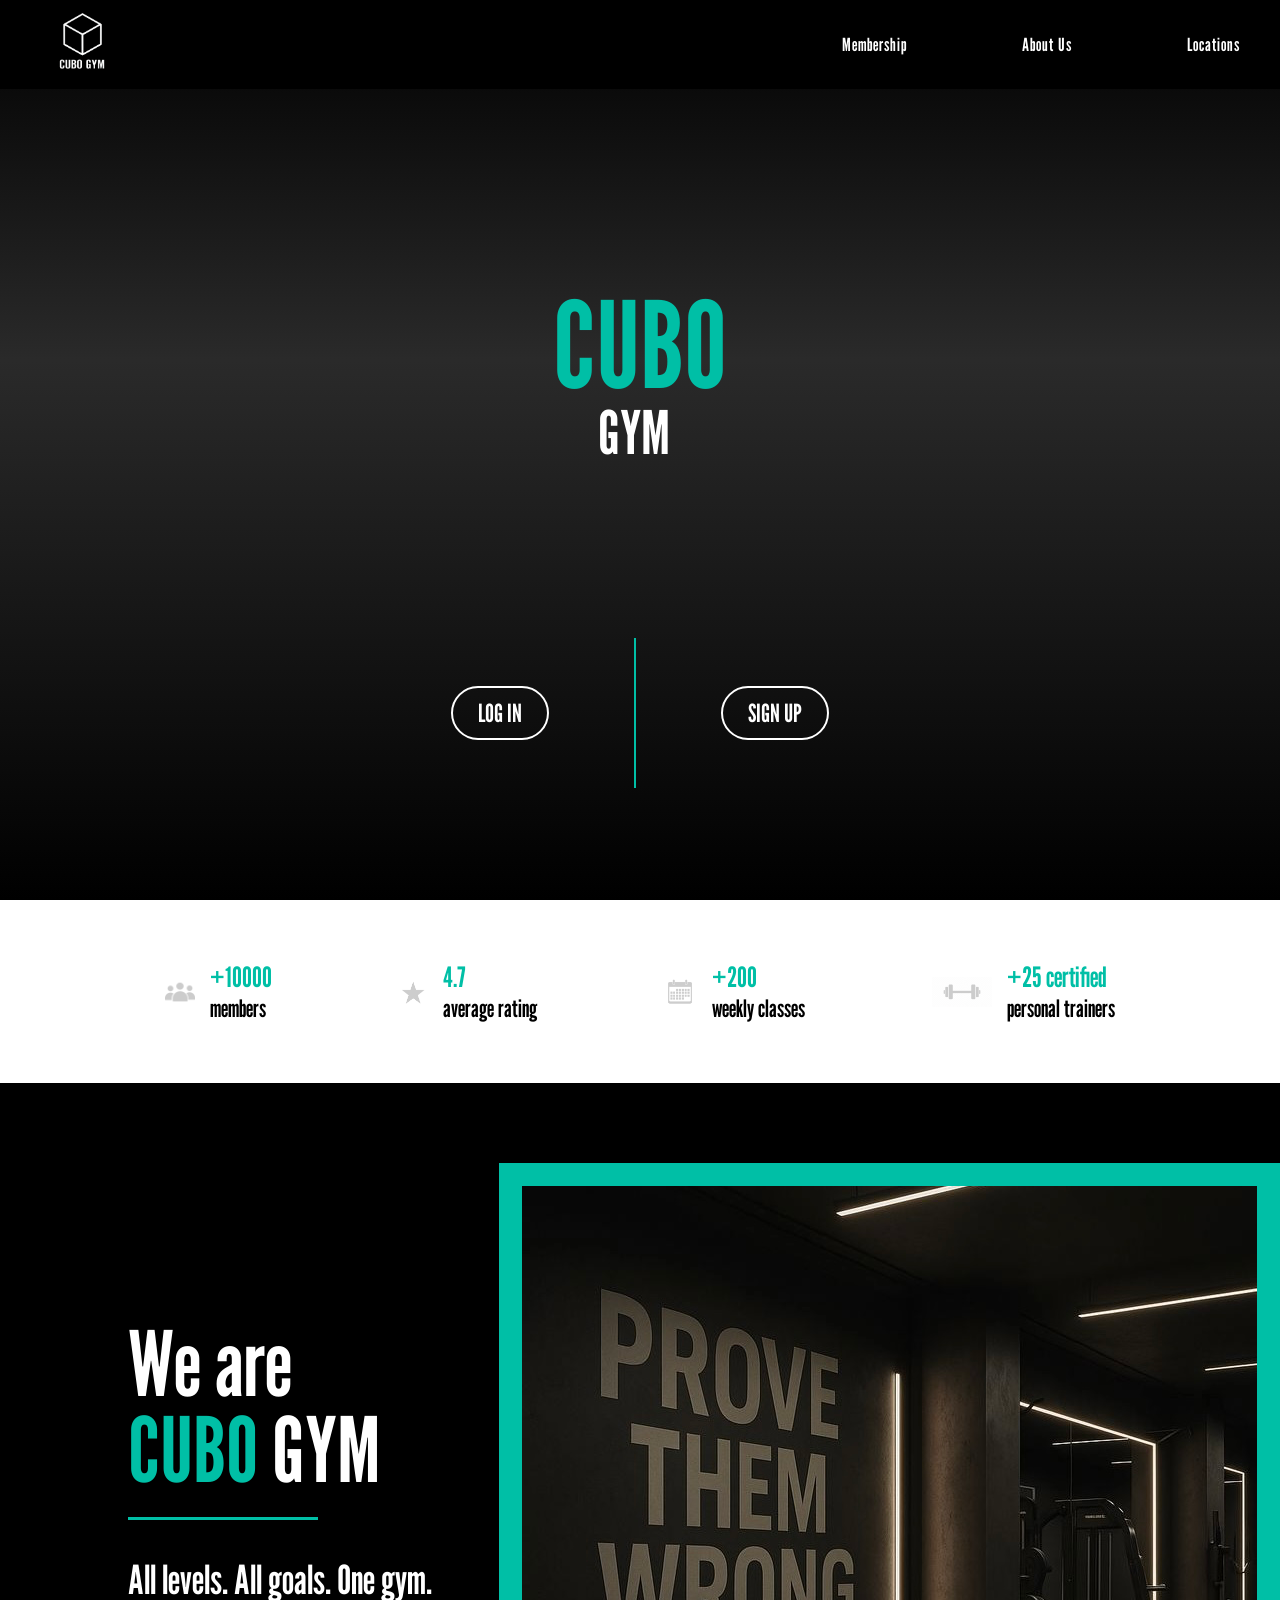
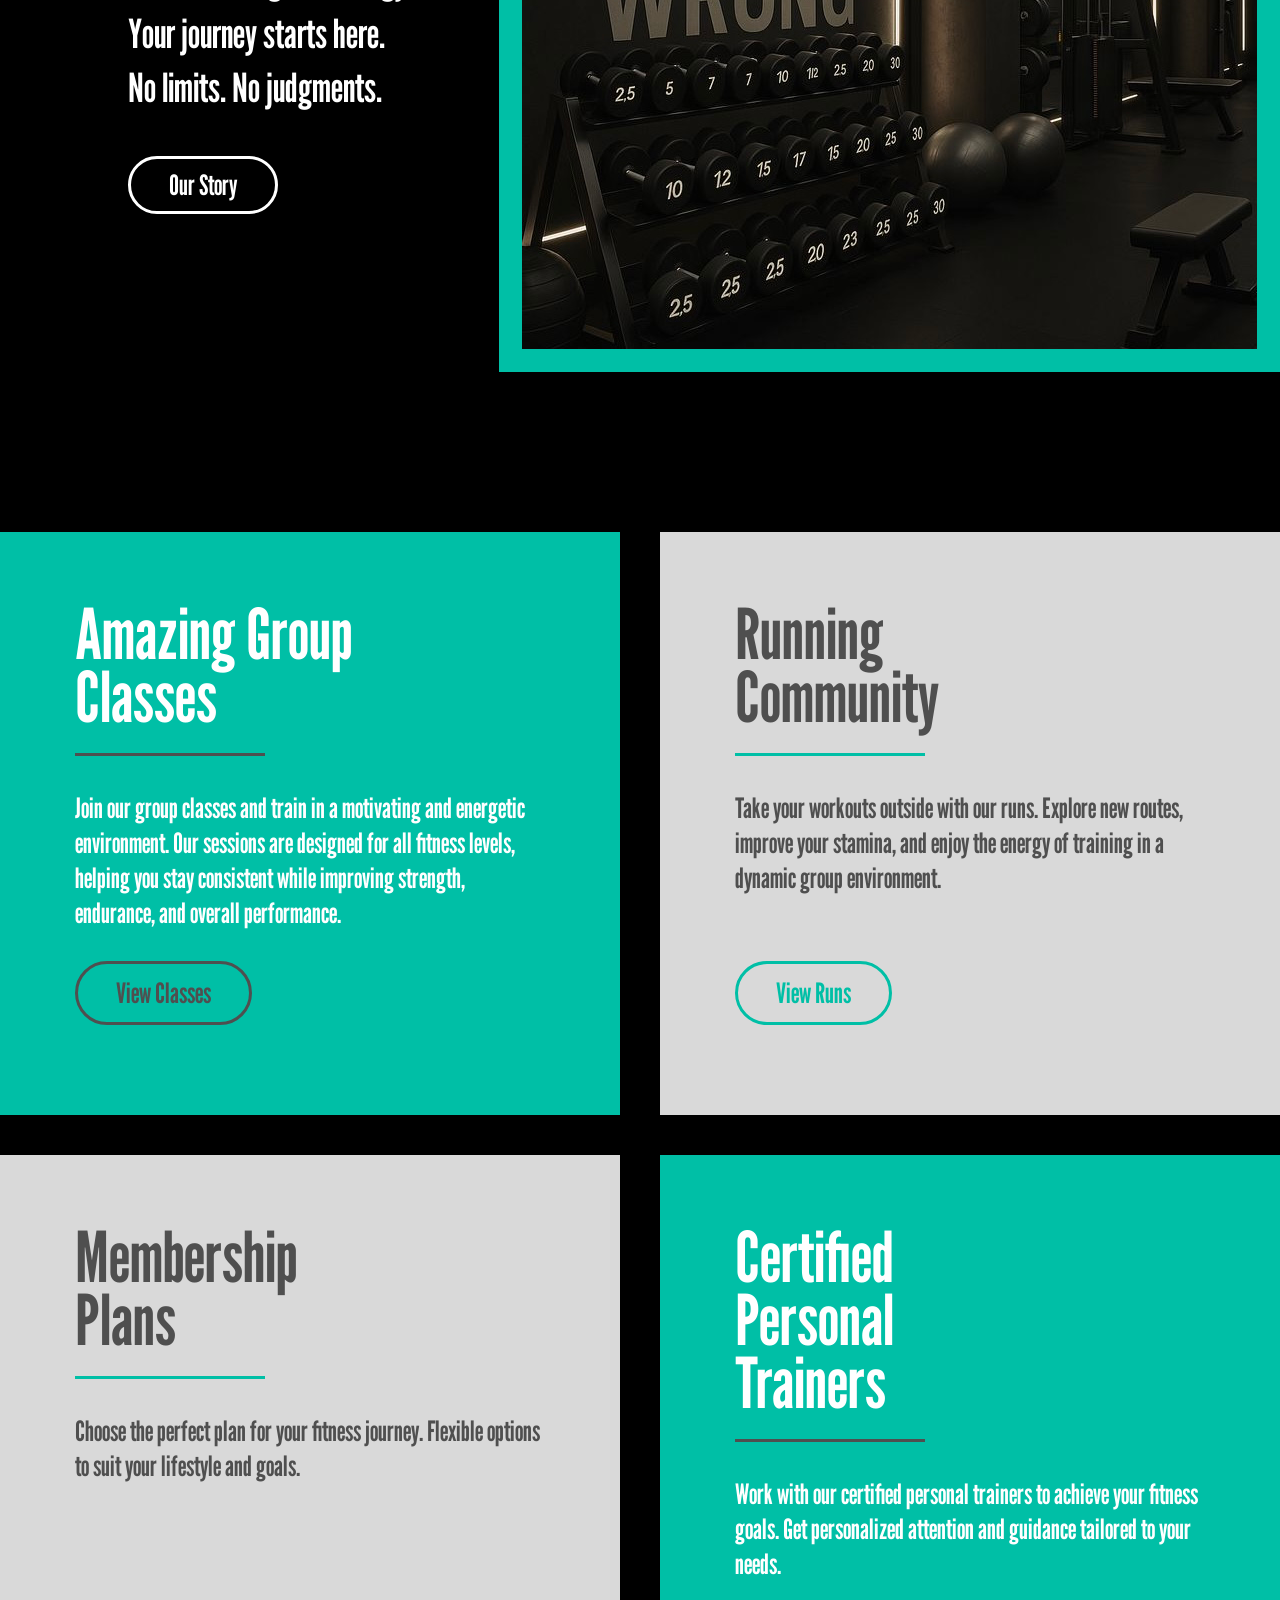
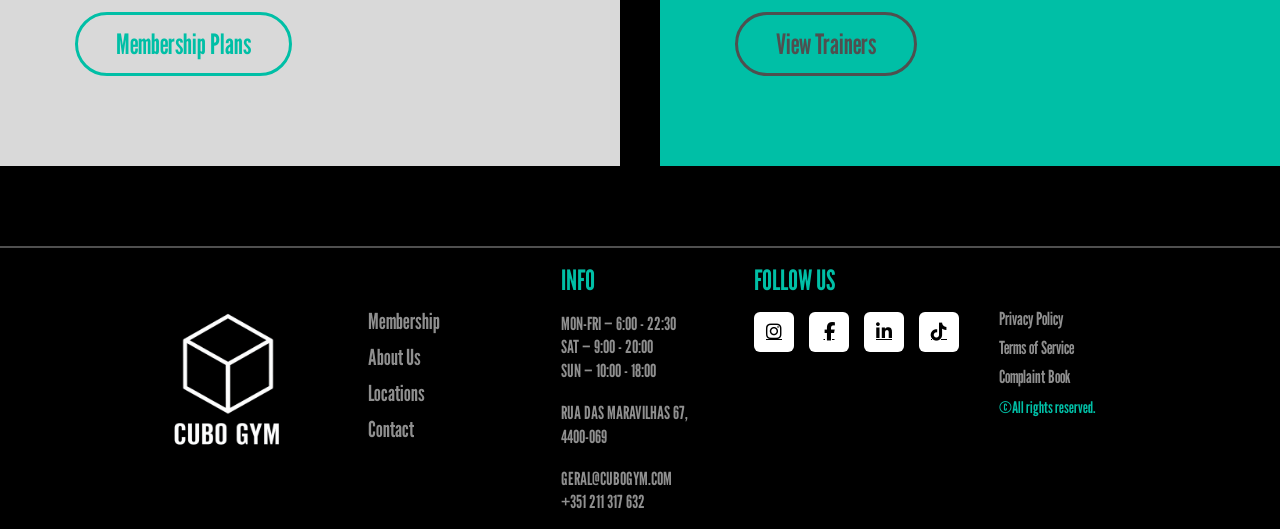
<file: HTML/index.html>
<!DOCTYPE html>
<html lang="en">
<head>
    <meta charset="UTF-8">
    <meta name="viewport" content="width=device-width, initial-scale=1.0">
    <title>CUBO GYM</title>
    <link rel="stylesheet" href="../CSS/index.css">
    <link rel="stylesheet" href="../CSS/style.css">
    <link href="https://fonts.googleapis.com/css2?family=League+Gothic&display=swap" rel="stylesheet">
    <link rel="stylesheet" href="https://cdnjs.cloudflare.com/ajax/libs/font-awesome/6.5.0/css/all.min.css">
</head>
<body>
    <header>
        <nav class="navbar">
            <a href="index.html" class="logo">
                <img src="../images/logo.png" alt="CUBO GYM logo">
            </a>
            <input type="checkbox" id="menu-toggle">
            <label for="menu-toggle" class="menu-icon">
                <span></span>
                <span></span>
                <span></span>
            </label>
            <ul class="nav-links">
                <li><a href="membership.html">Membership</a></li>
                <li><a href="about.html">About Us</a></li>
                <li><a href="locations.html">Locations</a></li>
            </ul>
        </nav>
    </header>

    <main>
        <section class="hero">
            <div class="hero-title">
                <h1>CUBO</h1>
                <h2>GYM</h2>
            </div>

            <div class="hero-buttons">
                <a href="login.html">LOG IN</a>
                <div class = "hero-divider"></div>
                <a href="register.html">SIGN UP</a>
            </div>
        </section>

        <div class="stats">
            <div class="stat-card">
                <img src="../images/membros.png" alt="logo">
                <p class="stat-number">+10000</p>
                <p class="stat-text">members</p>
            </div>

            <div class="stat-card">
                <img src="../images/star.png" alt="logo">
                <p class="stat-number">4.7</p>
                <p class="stat-text">average rating</p>
            </div>

            <div class="stat-card"> 
                <img src="../images/calendar.png" alt="logo">
                <p class="stat-number">+200</p>
                <p class="stat-text">weekly classes</p>
            </div>

            <div class="stat-card">
                <img src="../images/halter.png" alt="logo">
                <p class="stat-number">+25 certified</p>
                <p class="stat-text">personal trainers</p>
            </div>
        </div>

        <section class="about">
            <div class="about-text">
                <h2>We are<br><span>CUBO</span> GYM</h2>
                <div class="about-divider"></div>
                <p>All levels. All goals. One gym.</p>
                <p>Your journey starts here.</p>
                <p>No limits. No judgments.</p>

                <a href="about.html" class="about-button">Our Story</a>
            </div>

            <div class="about-image">
                <img src="../images/gym.png" alt="Interior of CUBO GYM">
            </div>
        </section>

        <section class = "cards">
            <div class = "card1">
                <h2>Amazing Group Classes</h2>
                <div class="about-divider1"></div>
                <p>Join our group classes and train in a motivating and energetic environment. Our sessions are designed for all fitness levels, helping you stay consistent while improving strength, endurance, and overall performance.</p>

                <a href="classes.html" class="card-button">View Classes</a>
            </div>
            <div class = "card">
                <h2>Running Community</h2>
                <div class="about-divider"></div>
                <p>Take your workouts outside with our runs. Explore new routes, improve your stamina, and enjoy the energy of training in a dynamic group environment.</p>

                <a href="runs.html" class="card-button">View Runs</a>
            </div>
            <div class = "card">
                <h2>Membership Plans</h2>
                <div class="about-divider"></div>
                <p>Choose the perfect plan for your fitness journey. Flexible options to suit your lifestyle and goals.</p>

                <a href="membership.html" class="card-button">Membership Plans</a>
            </div>
            <div class = "card1">
                <h2>Certified Personal Trainers</h2>
                <div class="about-divider1"></div>
                <p>Work with our certified personal trainers to achieve your fitness goals. Get personalized attention and guidance tailored to your needs.</p>

                <a href="trainers.html" class="card-button">View Trainers</a>
            </div>
        </section>
    </main>
    
    <footer class="footer">
        <div class="footer-logo">
            <a href="index.html" class="footer-logo">
                <img src="../images/logo.png" alt="CUBO GYM logo">
             </a>
        </div>
        <div class="footer-links">
            <a href="membership.html">Membership</a>
            <a href="about.html">About Us</a>
            <a href="locations.html">Locations</a>
            <a href="contact.html">Contact</a>
        </div>
        <div class="footer-info">
            <h3>INFO</h3>
            <p>MON-FRI — 6:00 - 22:30</p>
            <p>SAT — 9:00 - 20:00</p>
            <p>SUN — 10:00 - 18:00</p>
            <br>
            <p>RUA DAS MARAVILHAS 67, 4400-069</p>
            <br>
            <p>GERAL@CUBOGYM.COM</p>
            <p>+351 211 317 632</p>
        </div>
        <div class="footer-socials">
            <h3>FOLLOW US</h3>
            <div class="social-icons">
                <a href="#"><i class="fa-brands fa-instagram"></i></a>
                <a href="#"><i class="fa-brands fa-facebook-f"></i></a>
                <a href="#"><i class="fa-brands fa-linkedin-in"></i></a>
                <a href="#"><i class="fa-brands fa-tiktok"></i></a>
            </div>
        </div>
        <div class="footer-right">
            <a href="privacy.html">Privacy Policy</a>
            <a href="terms.html">Terms of Service</a>
            <a href="complaints.html">Complaint Book</a>
            <p>&copy;All rights reserved.</p>
        </div>
        </footer>
    </body>
</html>
</file>
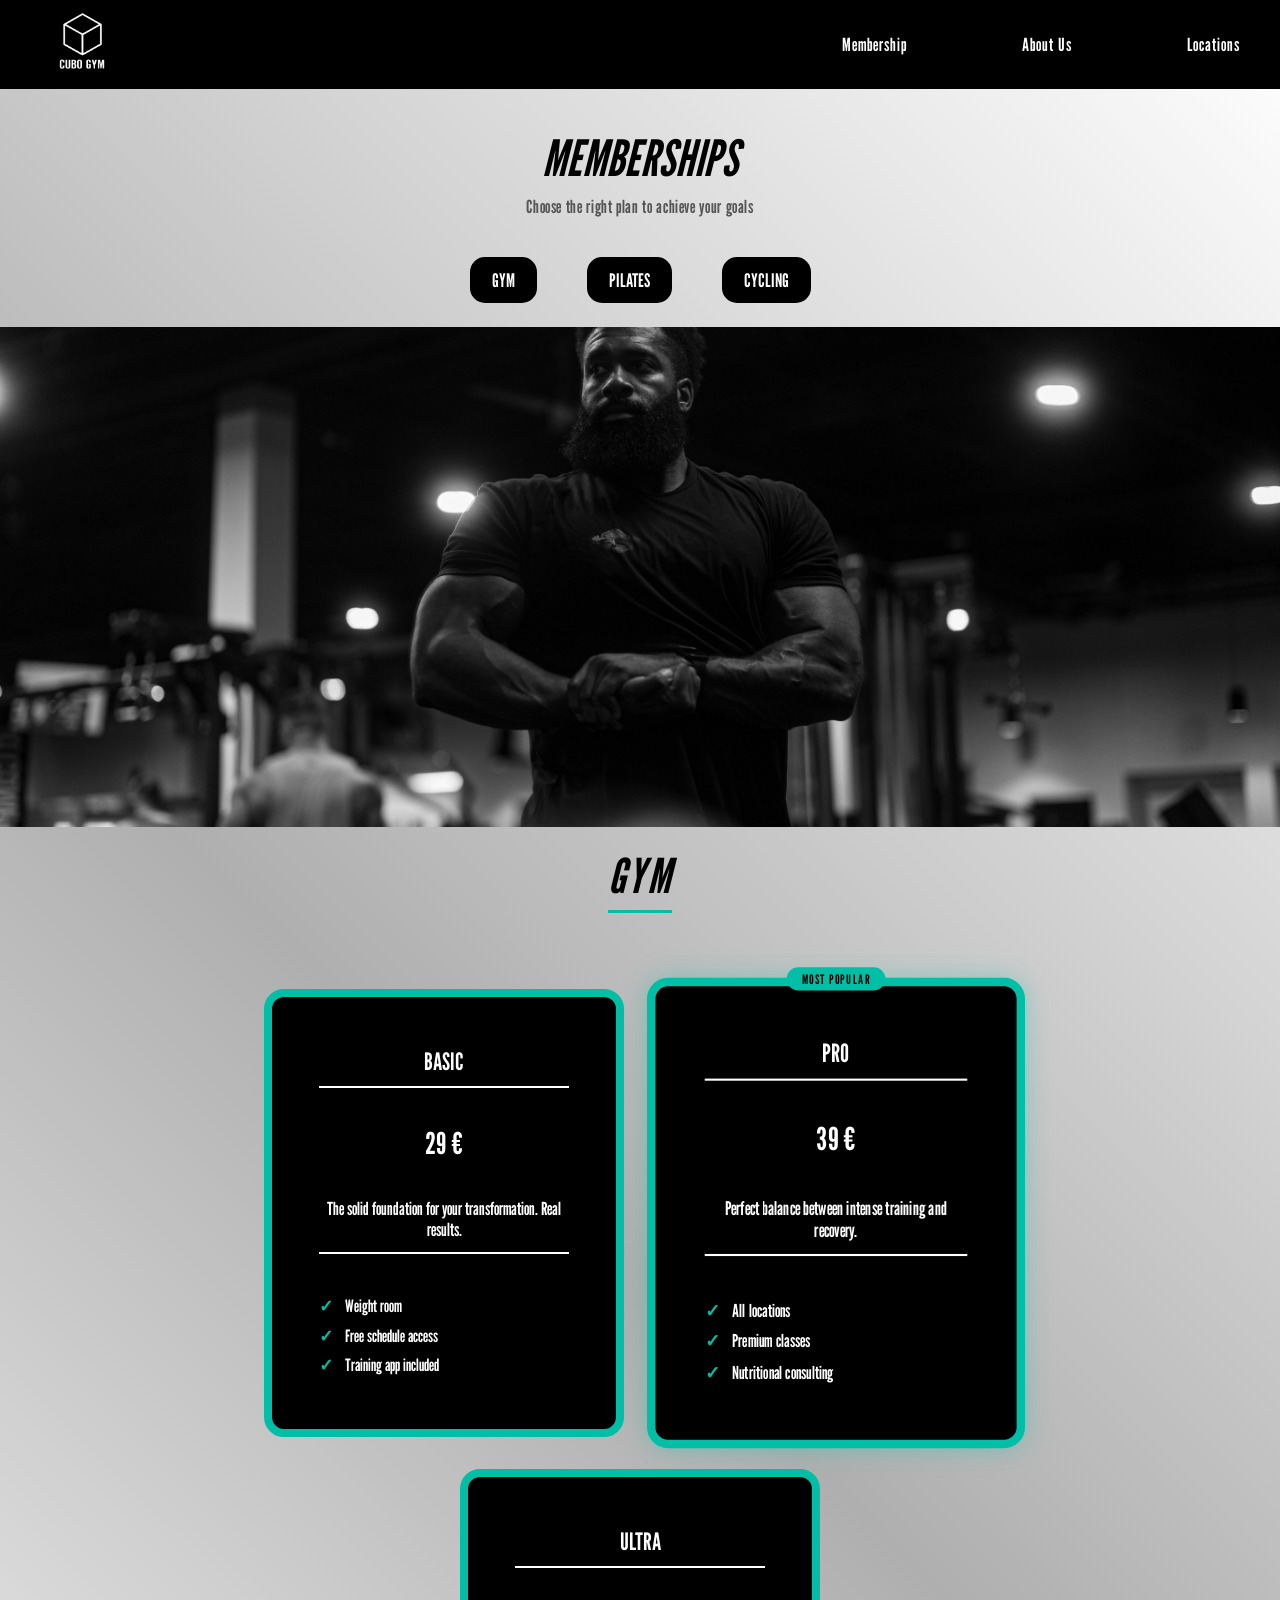
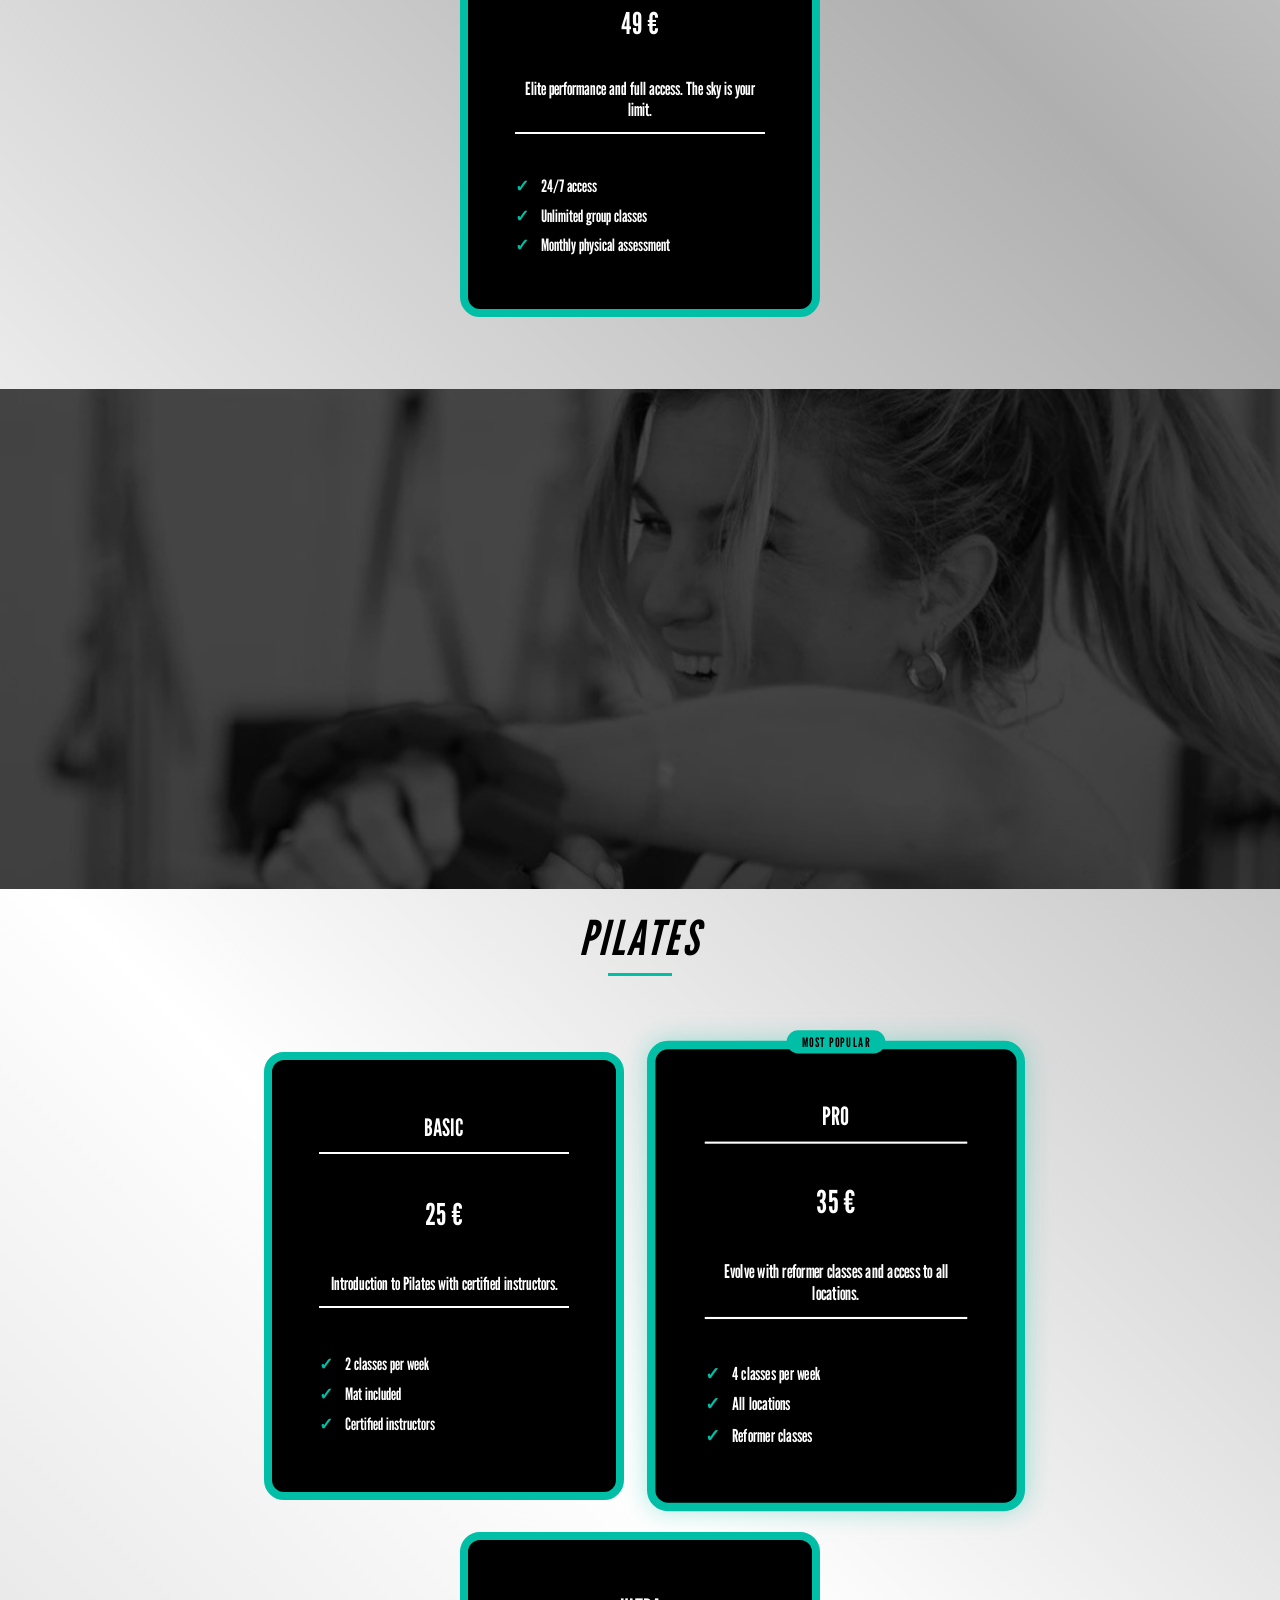
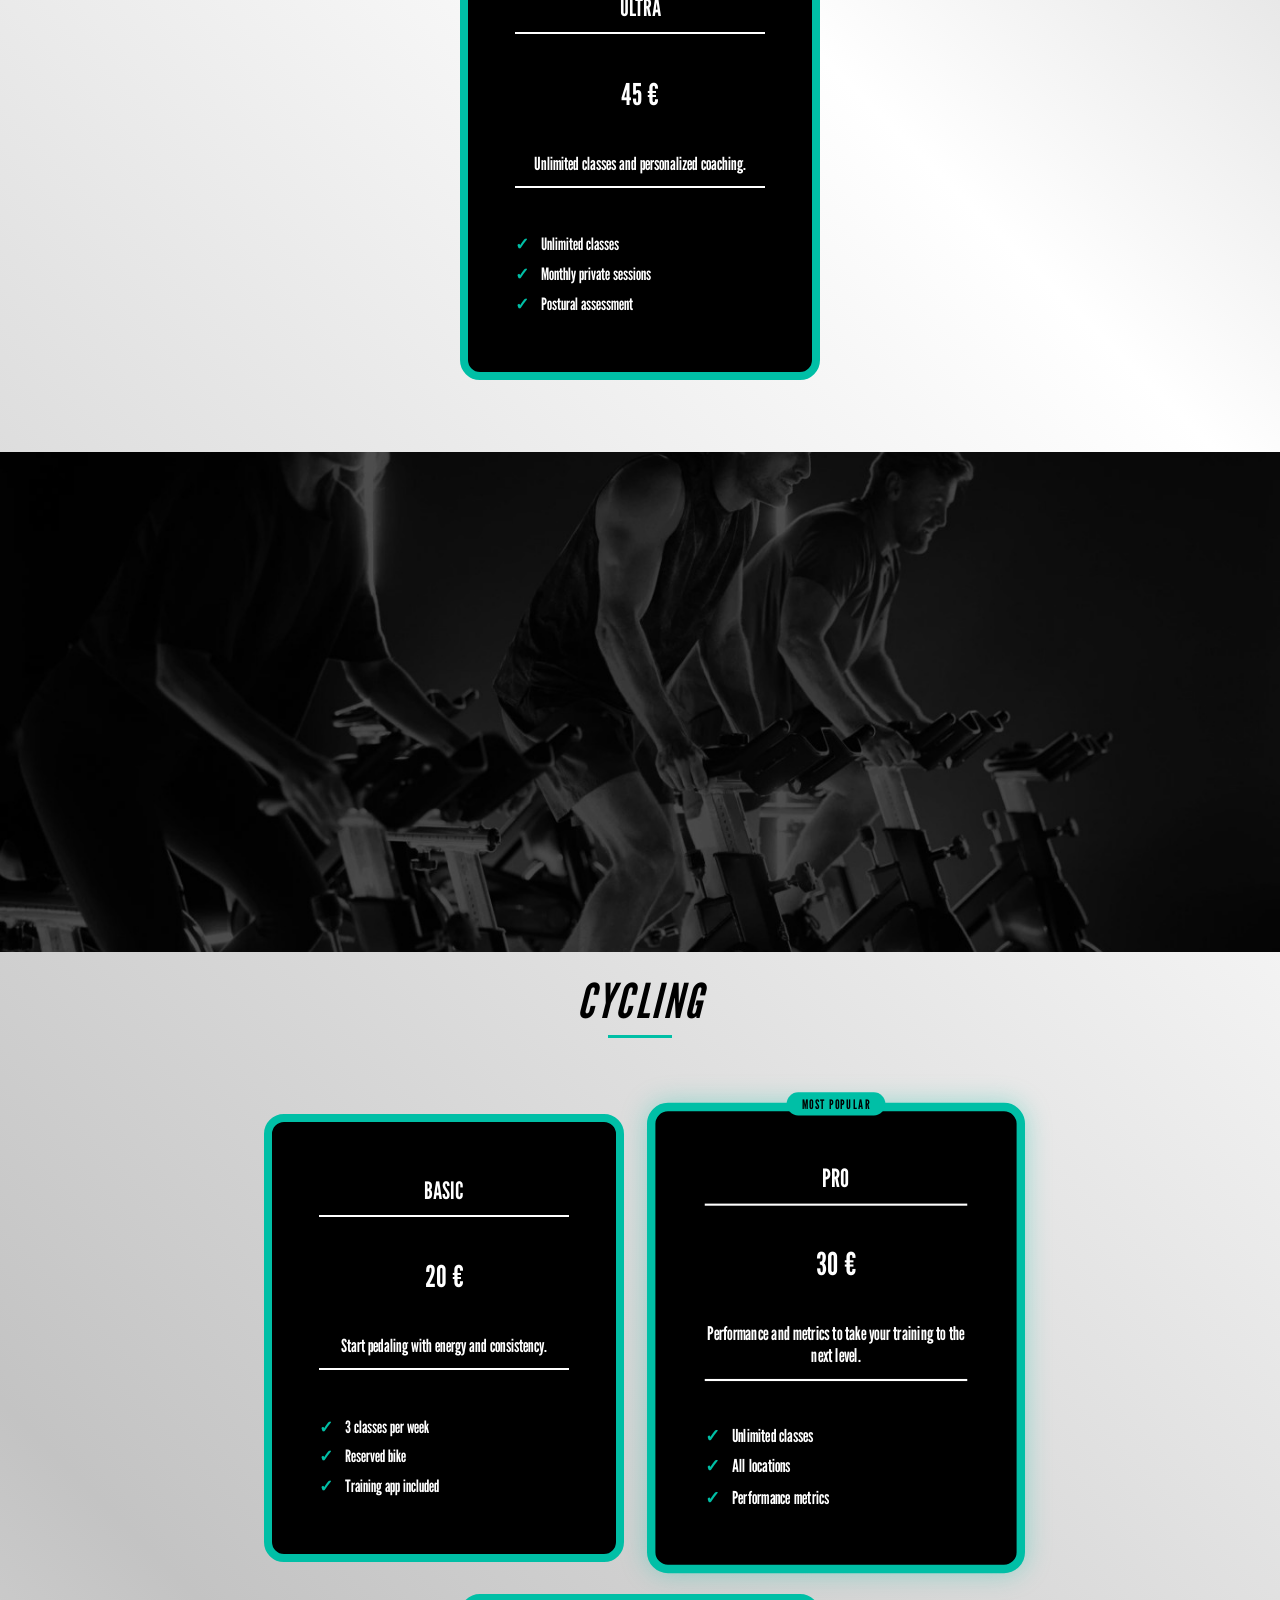
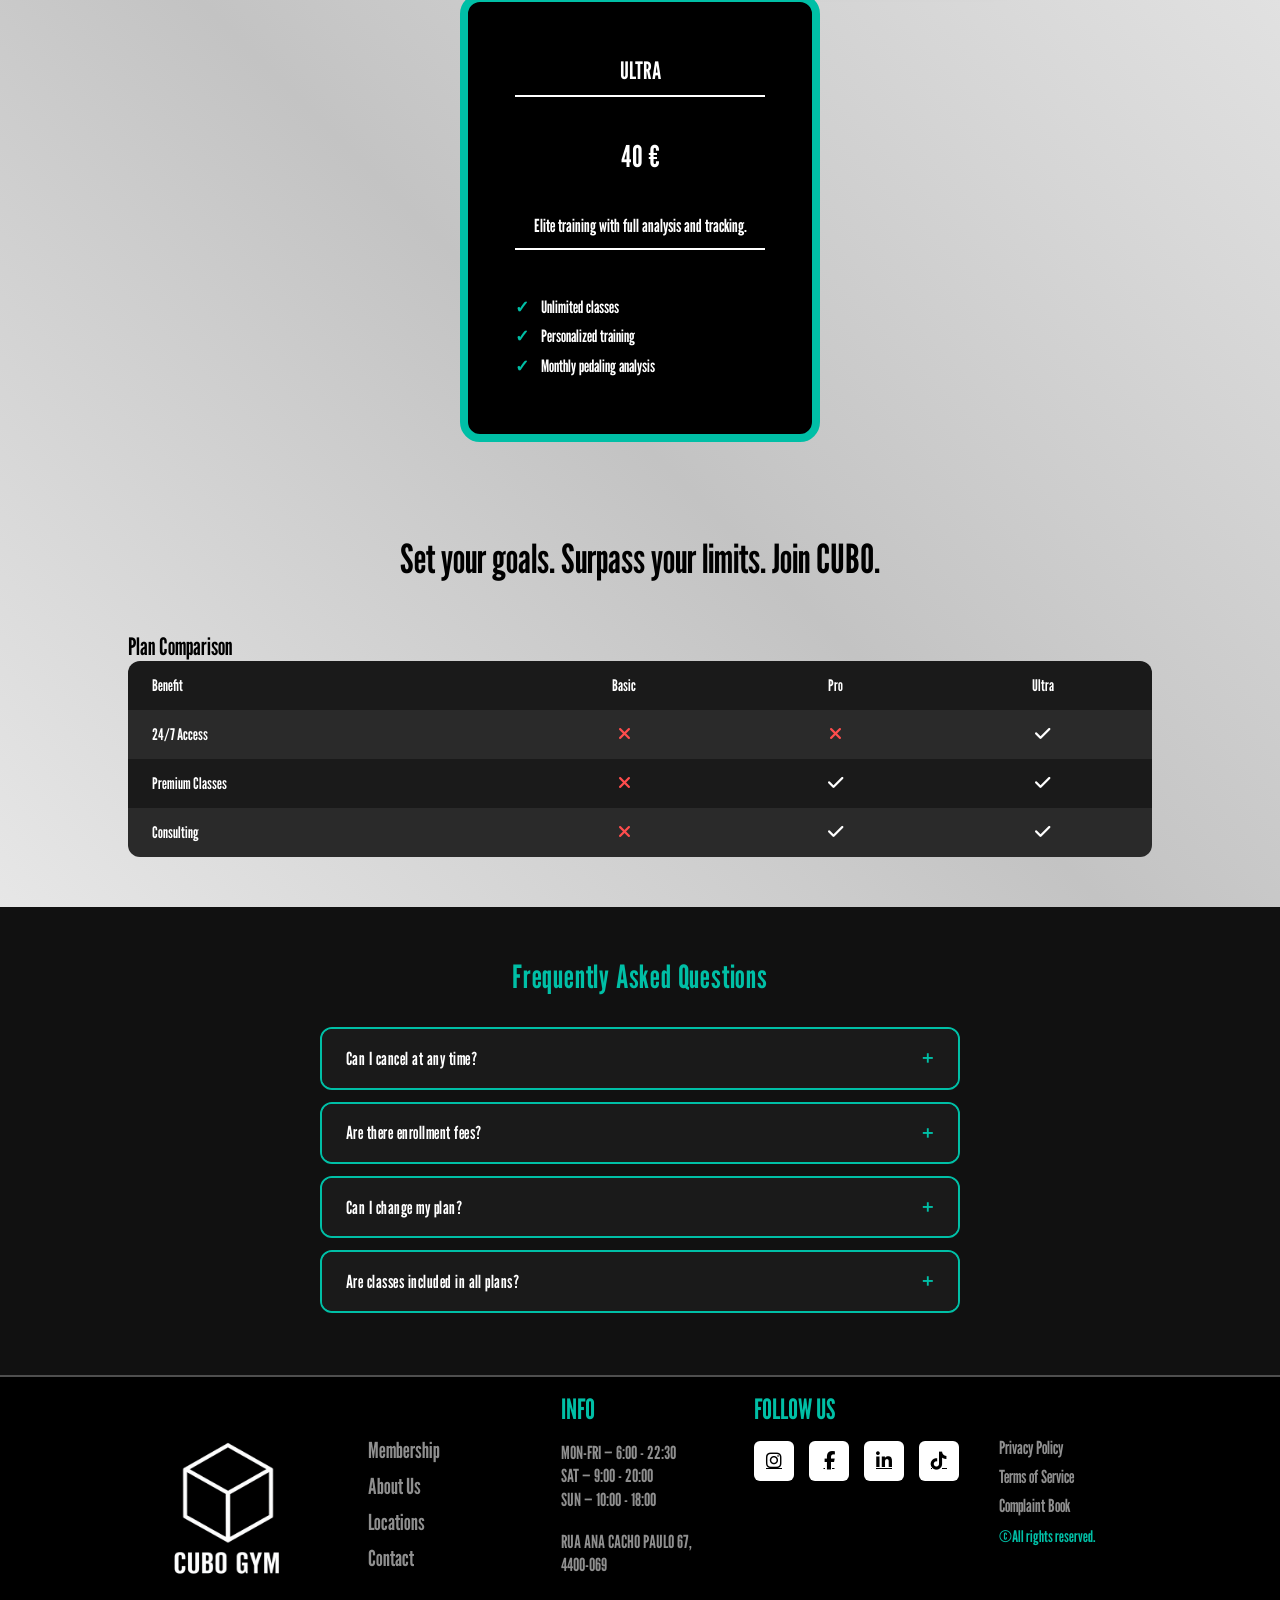
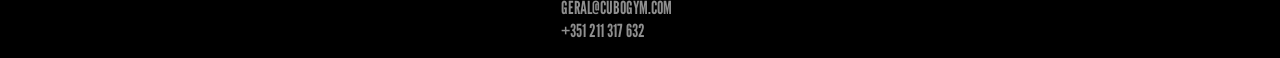
<file: HTML/membership.html>
<!DOCTYPE html>
<html lang="en">

<head>
    <meta charset="UTF-8">
    <meta name="viewport" content="width=device-width, initial-scale=1.0">
    <title> MEMBERSHIP </title>
    <link rel="stylesheet" href="../CSS/membership.css">
    <link rel="stylesheet" href="../CSS/style.css">
    <link href="https://fonts.googleapis.com/css2?family=League+Gothic&display=swap" rel="stylesheet">
    <link rel="stylesheet" href="https://cdnjs.cloudflare.com/ajax/libs/font-awesome/6.5.0/css/all.min.css">
</head>

<body>
<nav class="navbar">
    <a href="index.html" class="logo">
        <img src="../images/logo.png" alt="CUBO GYM logo">
    </a>

    <input type="checkbox" id="menu-toggle">
    <label class="menu-icon" for="menu-toggle">
        <span></span>
        <span></span>
        <span></span>
    </label>

    <ul class="nav-links">
        <li><a href="membership.html">Membership</a></li>
        <li><a href="about.html">About Us</a></li>
        <li><a href="locations.html">Locations</a></li>
    </ul>
</nav>
    </header>

<div class="banner">
    <h2 class="membership-title">MEMBERSHIPS</h2>
    <p class="banner-subtitle">Choose the right plan to achieve your goals</p>
</div>

<div class="types-membership-container">
    <h3 class="types-memberships">
        <a href="#section-gym" class="gym-title">GYM</a>
        <a href="#section-pilates" class="pilatus-title">PILATES</a>
        <a href="#section-cycling" class="cycling-title">CYCLING</a>
    </h3>
</div>


<img class="examples-img" id="section-gym" src="../images/bigGuy.jpg" alt="Gym section">
<h3 class="Gym-title">Gym</h3>
<div class="main-wrapper">

    <div class="memberships">
        <div class="plan">
            <h2>BASIC</h2>
            <p class="price">29 €</p>
            <p class="plan-info">The solid foundation for your transformation. Real results.</p>
            <ul>
                <li>Weight room</li>
                <li>Free schedule access</li>
                <li>Training app included</li>
            </ul>
        </div>
        <div class="plan plan-popular">
            <span class="popular-badge">MOST POPULAR</span>
            <h2>PRO</h2>
            <p class="price">39 €</p>
            <p class="plan-info">Perfect balance between intense training and recovery.</p>
            <ul>
                <li>All locations</li>
                <li>Premium classes</li>
                <li>Nutritional consulting</li>
            </ul>
        </div>
        <div class="plan">
            <h2>ULTRA</h2>
            <p class="price">49 €</p>
            <p class="plan-info">Elite performance and full access. The sky is your limit.</p>
            <ul>
                <li>24/7 access</li>
                <li>Unlimited group classes</li>
                <li>Monthly physical assessment</li>
            </ul>
        </div>
    </div>
</div>

<img class="examples-img" id="section-pilates" src="../images/pilatu.jpg" alt="Pilates section">
<h3 class="Pilatus-title">Pilates</h3>
<div class="main-wrapper">

    <div class="memberships">
        <div class="plan">
            <h2>BASIC</h2>
            <p class="price">25 €</p>
            <p class="plan-info">Introduction to Pilates with certified instructors.</p>
            <ul>
                <li>2 classes per week</li>
                <li>Mat included</li>
                <li>Certified instructors</li>
            </ul>
        </div>
        <div class="plan plan-popular">
            <span class="popular-badge">MOST POPULAR</span>
            <h2>PRO</h2>
            <p class="price">35 €</p>
            <p class="plan-info">Evolve with reformer classes and access to all locations.</p>
            <ul>
                <li>4 classes per week</li>
                <li>All locations</li>
                <li>Reformer classes</li>
            </ul>
        </div>
        <div class="plan">
            <h2>ULTRA</h2>
            <p class="price">45 €</p>
            <p class="plan-info">Unlimited classes and personalized coaching.</p>
            <ul>
                <li>Unlimited classes</li>
                <li>Monthly private sessions</li>
                <li>Postural assessment</li>
            </ul>
        </div>
    </div>
</div>


<img class="examples-img" id="section-cycling" src="../images/cycling.jpg" alt="Cycling section">
<h3 class="Cycling-title">Cycling</h3>
<div class="main-wrapper">
    <div class="memberships">
        <div class="plan">
            <h2>BASIC</h2>
            <p class="price">20 €</p>
            <p class="plan-info">Start pedaling with energy and consistency.</p>
            <ul>
                <li>3 classes per week</li>
                <li>Reserved bike</li>
                <li>Training app included</li>
            </ul>
        </div>
        <div class="plan plan-popular">
            <span class="popular-badge">MOST POPULAR</span>
            <h2>PRO</h2>
            <p class="price">30 €</p>
            <p class="plan-info">Performance and metrics to take your training to the next level.</p>
            <ul>
                <li>Unlimited classes</li>
                <li>All locations</li>
                <li>Performance metrics</li>
            </ul>
        </div>
        <div class="plan">
            <h2>ULTRA</h2>
            <p class="price">40 €</p>
            <p class="plan-info">Elite training with full analysis and tracking.</p>
            <ul>
                <li>Unlimited classes</li>
                <li>Personalized training</li>
                <li>Monthly pedaling analysis</li>
            </ul>
        </div>
    </div>
</div>

<span class="slogan">Set your goals. Surpass your limits. Join CUBO.</span>

<section class="comparison">
    <h2>Plan Comparison</h2>
    <div class="table-wrapper">
        <table class="table-dark">
            <tr>
                <th>Benefit</th>
                <th>Basic</th>
                <th>Pro</th>
                <th>Ultra</th>
            </tr>
            <tr>
                <td>24/7 Access</td>
                <td><i class="fa-solid fa-xmark icon-xmark"></i></td>
                <td><i class="fa-solid fa-xmark icon-xmark"></i></td>
                <td><i class="fa-solid fa-check icon-check"></i></td>
            </tr>
            <tr>
                <td>Premium Classes</td>
                <td><i class="fa-solid fa-xmark icon-xmark"></i></td>
                <td><i class="fa-solid fa-check icon-check"></i></td>
                <td><i class="fa-solid fa-check icon-check"></i></td>
            </tr>
            <tr>
                <td>Consulting</td>
                <td><i class="fa-solid fa-xmark icon-xmark"></i></td>
                <td><i class="fa-solid fa-check icon-check"></i></td>
                <td><i class="fa-solid fa-check icon-check"></i></td>
            </tr>
        </table>
    </div>
</section>

<section class="wrapper-perguntas">
    <h2 class="perguntas-title">Frequently Asked Questions</h2>

    <details class="faq-item">
        <summary class="faq-question">Can I cancel at any time?</summary>
        <div class="faq-answer">
            <p>Yes, you can cancel your subscription with 30 days' notice.</p>
        </div>
    </details>

    <details class="faq-item">
        <summary class="faq-question">Are there enrollment fees?</summary>
        <div class="faq-answer">
            <p>Just a one-time initial fee of €10 at the time of enrollment.</p>
        </div>
    </details>

    <details class="faq-item">
        <summary class="faq-question">Can I change my plan?</summary>
        <div class="faq-answer">
            <p>Yes, you can upgrade or downgrade your plan at any time in the customer area.</p>
        </div>
    </details>

    <details class="faq-item">
        <summary class="faq-question">Are classes included in all plans?</summary>
        <div class="faq-answer">
            <p>Basic group classes are included in the Basic plan. Premium and specialized classes are available in Pro and Ultra plans.</p>
        </div>
    </details>

</section>

    <footer class="footer">
        <div class="footer-logo">
            <a href="index.html" class="footer-logo">
                <img src="../images/logo.png" alt="CUBO GYM logo">
             </a>
        </div>
        <div class="footer-links">
            <a href="membership.html">Membership</a>
            <a href="about.html">About Us</a>
            <a href="locations.html">Locations</a>
            <a href="contact.html">Contact</a>
        </div>
        <div class="footer-info">
            <h3>INFO</h3>
            <p>MON-FRI — 6:00 - 22:30</p>
            <p>SAT — 9:00 - 20:00</p>
            <p>SUN — 10:00 - 18:00</p>
            <br>
            <p>RUA ANA CACHO PAULO 67, 4400-069</p>
            <br>
            <p>GERAL@CUBOGYM.COM</p>
            <p>+351 211 317 632</p>
        </div>
        <div class="footer-socials">
            <h3>FOLLOW US</h3>
            <div class="social-icons">
                <a href="#"><i class="fa-brands fa-instagram"></i></a>
                <a href="#"><i class="fa-brands fa-facebook-f"></i></a>
                <a href="#"><i class="fa-brands fa-linkedin-in"></i></a>
                <a href="#"><i class="fa-brands fa-tiktok"></i></a>
            </div>
        </div>
        <div class="footer-right">
            <a href="privacy.html">Privacy Policy</a>
            <a href="terms.html">Terms of Service</a>
            <a href="complaints.html">Complaint Book</a>
            <p>&copy;All rights reserved.</p>
        </div>
        </footer>

</body>

</html>
</file>
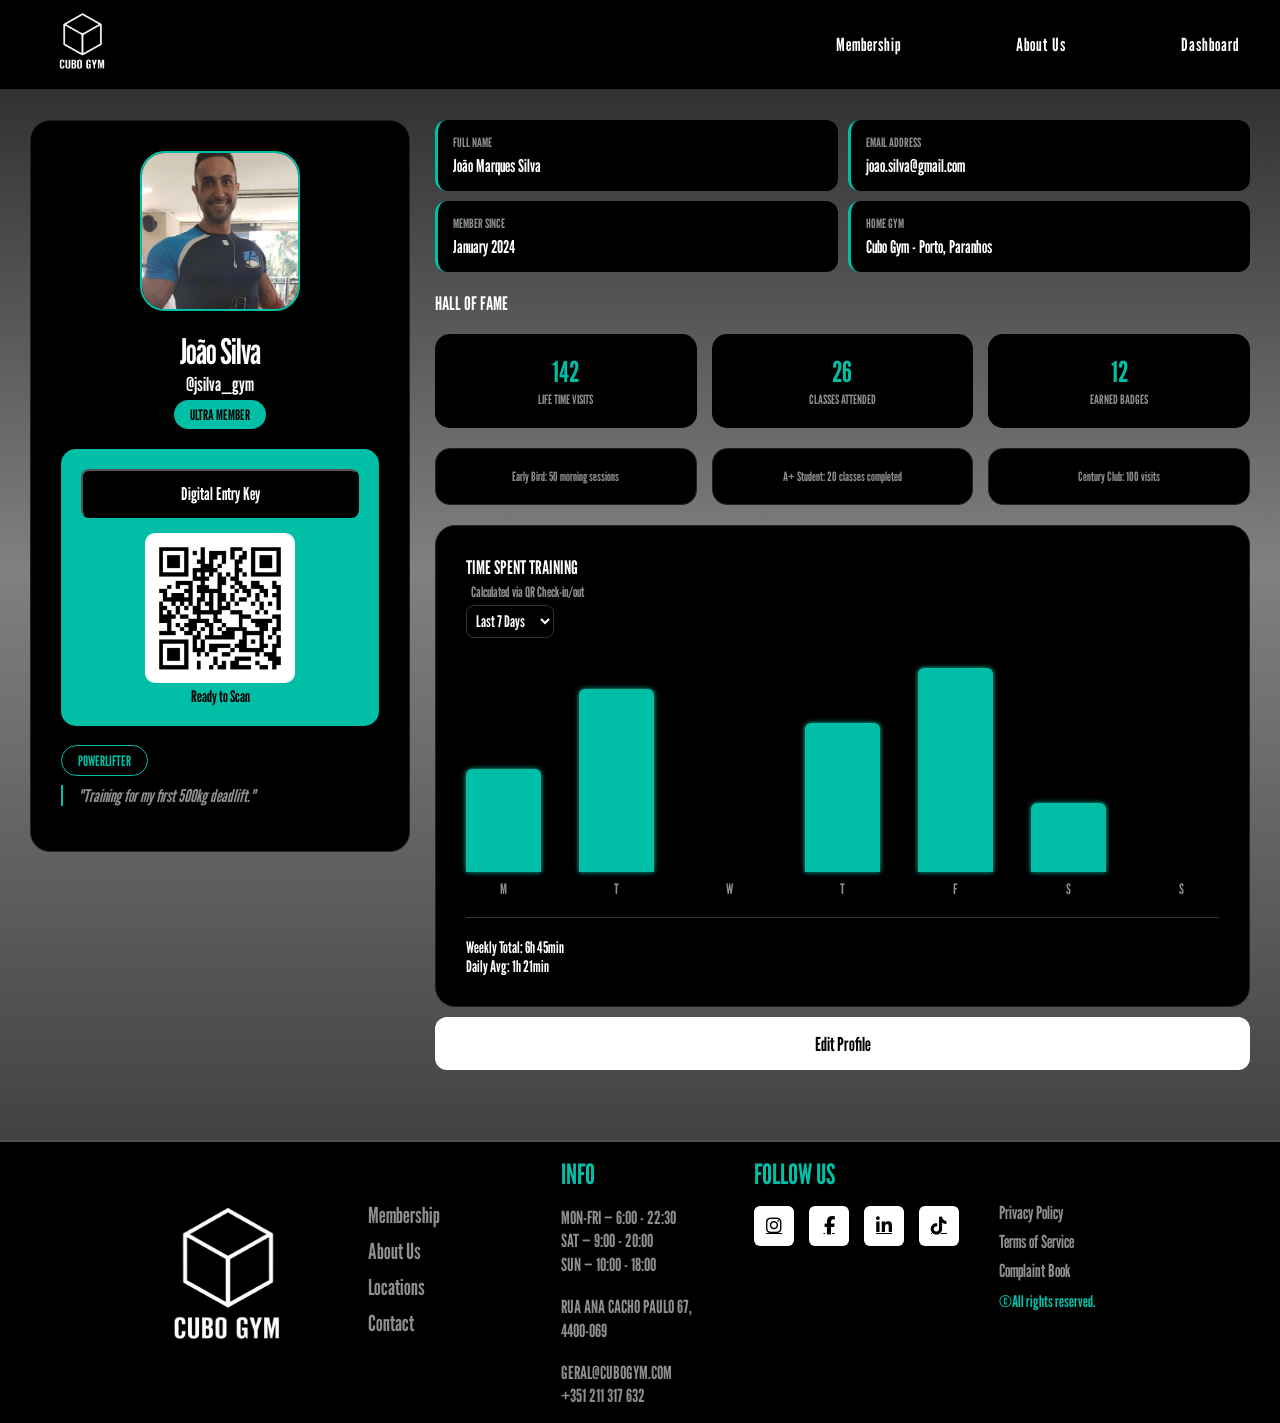
<file: HTML/profile.html>
<!DOCTYPE html>
<html lang="en">
<head>
    <meta charset="UTF-8">
    <meta name="viewport" content="width=device-width, initial-scale=1.0">
    <title>Profile | Cubo Gym</title>
    <link rel="stylesheet" href="../CSS/profile.css">
    <link rel="stylesheet" href="../CSS/style.css">
    <link rel="stylesheet" href="https://cdnjs.cloudflare.com/ajax/libs/font-awesome/6.5.0/css/all.min.css">
    <link href="https://fonts.googleapis.com/css2?family=League+Gothic&display=swap" rel="stylesheet">
</head>
<body>
    <header>
        <nav class="navbar">
            <a href="index.html" class="logo">
                <img src="../images/logo.png" alt="CUBO GYM logo">
            </a>
            <input type="checkbox" id="menu-toggle">
            <label for="menu-toggle" class="menu-icon">
                <span></span>
                <span></span>
                <span></span>
            </label>
            <ul class="nav-links">
                <li><a href="membership.html">Membership</a></li>
                <li><a href="about.html">About Us</a></li>
                <li><a href="dashboard.html">Dashboard</a></li>
            </ul>
        </nav>
    </header>


    <main class="profile-page">
        <aside class="sidebar-container">
            <section class="profile-card">
                <div class="profile-info">
                    <figure class="profile-avatar">
                        <img src="../images/profile_pic.webp" alt="User Profile Picture">
                    </figure>
                    <div class="user-meta">
                        <h2 class="user-name">João Silva</h2>
                        <p class="user-handle">@jsilva_gym</p>
                        <span class="member-tag">ULTRA MEMBER</span>
                    </div>
                </div>

                <div class="qr-container">
                    <button class="btn-qr" id="entry-key">
                        <span class="icon"></span> Digital Entry Key
                    </button>
                    
                    <div class="qr-display-area">
                        <img src="../images/random_qr.png" alt="User Access QR Code" class="qr-image">
                        <p class="qr-status">Ready to Scan</p>
                    </div>
                </div>

                <div class="user-identity">
                    <span class="archetype-tag">POWERLIFTER</span>
                    <blockquote class="user-motto">"Training for my first 500kg deadlift."</blockquote>
                </div>

            </section>
        </aside>
        <div class="main-content">

            <div class="profile-details">
                <div class="detail-item">
                    <span class="detail-label">Full Name</span>
                    <p class="detail-value">João Marques Silva</p>
                </div>
                <div class="detail-item">
                    <span class="detail-label">Email Address</span>
                    <p class="detail-value">joao.silva@gmail.com</p>
                </div>
                <div class="detail-item">
                    <span class="detail-label">Member Since</span>
                    <p class="detail-value">January 2024</p>
                </div>
                <div class="detail-item">
                    <span class="detail-label">Home Gym</span>
                    <p class="detail-value">Cubo Gym - Porto, Paranhos</p>
                </div>
            </div>

            <div class="hall-of-fame">
                <h3>HALL OF FAME</h3>
                <div class="stats-row">
                    <div class="stat-box">
                        <span class="stat-number">142</span>
                        <span class="stat-label">LIFE TIME VISITS</span>
                    </div>
                    <div class="stat-box">
                        <span class="stat-number">26</span>
                        <span class="stat-label">CLASSES ATTENDED</span>
                    </div>
                    <div class="stat-box">
                        <span class="stat-number">12</span>
                        <span class="stat-label">EARNED BADGES</span>
                    </div>
                </div>
                
                <div class="badge-container">
                    <span class="badge" title="Early Bird: 50 morning sessions"></span>
                    <span class="badge" title="A+ Student: 20 classes completed"></span>
                    <span class="badge" title="Century Club: 100 visits"></span>
                </div>
            </div>

            <div class="stats-section">
                <header class="stats-header">
                    <div class="header-titles">
                        <h3>TIME SPENT TRAINING</h3>
                        <p class="subtitle">Calculated via QR Check-in/out</p>
                    </div>
                    <select class="stats-filter">
                        <option>Last 7 Days</option>
                        <option>Last 30 Days</option>
                    </select>
                </header>

                <div class="chart-container">
                    <div class="chart">
                        <div class="bar-group">
                            <div class="bar" style="height: 45%;" data-time="55min"></div>
                            <span class="day-label">M</span>
                        </div>
                        <div class="bar-group">
                            <div class="bar" style="height: 80%;" data-time="1h 40min"></div>
                            <span class="day-label">T</span>
                        </div>
                        <div class="bar-group">
                            <div class="bar" style="height: 0%;" data-time="Rest"></div>
                            <span class="day-label">W</span>
                        </div>
                        <div class="bar-group">
                            <div class="bar" style="height: 65%;" data-time="1h 15min"></div>
                            <span class="day-label">T</span>
                        </div>
                        <div class="bar-group">
                            <div class="bar" style="height: 90%;" data-time="2h 10min"></div>
                            <span class="day-label">F</span>
                        </div>
                        <div class="bar-group">
                            <div class="bar" style="height: 30%;" data-time="45min"></div>
                            <span class="day-label">S</span>
                        </div>
                        <div class="bar-group">
                            <div class="bar" style="height: 0%;" data-time="Rest"></div>
                            <span class="day-label">S</span>
                        </div>
                    </div>

                    <div class="chart-legend">
                        <div class="legend-item">
                            <span class="legend-label">Weekly Total: </span>
                            <strong>6h 45min</strong>
                        </div>
                        <div class="legend-item">
                            <span class="legend-label">Daily Avg: </span>
                            <strong>1h 21min</strong>
                        </div>
                    </div>
                </div>
            </div>
            
            

            
            <div class="profile-actions">
                <a href="edit-profile.html" class="btn-edit-profile">Edit Profile</a>
            </div>
        </div>
    </main>

    <footer class="footer">
        <div class="footer-logo">
            <a href="index.html" class="footer-logo">
                <img src="../images/logo.png" alt="CUBO GYM logo">
             </a>
        </div>
        <div class="footer-links">
            <a href="membership.html">Membership</a>
            <a href="about.html">About Us</a>
            <a href="locations.html">Locations</a>
            <a href="contact.html">Contact</a>
        </div>
        <div class="footer-info">
            <h3>INFO</h3>
            <p>MON-FRI — 6:00 - 22:30</p>
            <p>SAT — 9:00 - 20:00</p>
            <p>SUN — 10:00 - 18:00</p>
            <br>
            <p>RUA ANA CACHO PAULO 67, 4400-069</p>
            <br>
            <p>GERAL@CUBOGYM.COM</p>
            <p>+351 211 317 632</p>
        </div>
        <div class="footer-socials">
            <h3>FOLLOW US</h3>
            <div class="social-icons">
                <a href="#"><i class="fa-brands fa-instagram"></i></a>
                <a href="#"><i class="fa-brands fa-facebook-f"></i></a>
                <a href="#"><i class="fa-brands fa-linkedin-in"></i></a>
                <a href="#"><i class="fa-brands fa-tiktok"></i></a>
            </div>
        </div>
        <div class="footer-right">
            <a href="privacy.html">Privacy Policy</a>
            <a href="terms.html">Terms of Service</a>
            <a href="complaints.html">Complaint Book</a>
            <p>&copy;All rights reserved.</p>
        </div>
    </footer>
</body>

</html>
</file>
<file: CSS/index.css>
:root {
    --accent: #00bfa6; 
    --text-main: #ffffff;
    --text-dim: #8f8f8f;
    --bg-color: #000000;
}

body {
    font-family: 'League Gothic', sans-serif;
    background-color: var(--bg-color);
    color: var(--text-main);
}

/*hero*/
.hero {
    display: flex;
    flex-direction: column;
    align-items: center;
    justify-content: center;
    padding: 80px 10%;
    background: linear-gradient( to bottom, var(--bg-color) 0%, #2a2a2a 40%, var(--bg-color) 100%);
    min-height: 100vh;
}


.hero-title {
    font-family: 'League Gothic', sans-serif;
    color: var(--text-main);
    margin: 0;
    margin-top: 160px;
}

.hero-title h1 {
    font-size: 120px;
    margin: 0;
    color: var(--accent);
    margin-bottom: -20px;
}

.hero-title h2 {
    font-size: 60px;
    margin: 0 0 170px 45px;
    
    
}

.hero-buttons {
    display: flex;
    gap: 20px;
    font-size: 25px;
    font-family: 'League Gothic', sans-serif;
    align-items: center;
    gap: 85px;
}

.hero-divider {
    width: 1.5px;
    height: 150px;
    background-color: var(--accent);
}

.hero-buttons a {
    padding: 10px 25px;
    border: 2px solid white;
    border-radius: 50px;
    color: var(--text-main);
    text-decoration: none;
    transition: 0.3s;
    align-items: center;
}

.hero-buttons a:hover {
    color: var(--accent);
    border-color: var(--accent);
    transform: scale(1.15);
}

/*stats*/
.stats {
    display: flex;
    justify-content: space-around;
    padding: 60px 8%;
    background-color: var(--text-main);
    font-family: 'League Gothic', sans-serif;
    color: var(--text-dim);
}

.stat-card {
    display: grid;
    grid-template-columns: auto 1fr;
    grid-template-rows: auto auto;
    column-gap: 15px;
    align-items: center;
}

.stat-card img {
    grid-row: 1 / 3;
    height: 30px;
    opacity: 0.2;
}

.stat-number {
    font-size: 28px;
    color: var(--accent);
    margin: 0;
}

.stat-text {
    font-size: 24px;
    color: var(--bg-color);
}

/* about */
.about {
    display: flex;
    justify-content: space-between;
    align-items: center;

    padding: 80px 0 80px 10%;
    background-color: var(--bg-color);
}

.about-text {
    max-width: 420px;
    font-family: 'League Gothic', sans-serif;
}

.about-text h2 {
    margin: 0;
    font-size: 90px;
    line-height: 0.95;
    color: var(--text-main);
    font-weight: normal;
}

.about-text h2 span {
    color: var(--accent);
}

.about-divider {
    width: 190px;
    height: 2px;
    background-color: var(--accent);
    margin: 18px 0 35px 0;
}

.about-text p {
    margin: 0;
    color: var(--text-main);
    font-size: 40px;
    line-height: 1.2;
}

.about-text p + p {
    margin-top: 6px;
}

.about-button {
    display: inline-block;
    margin-top: 45px;
    padding: 12px 38px;

    border: 3px solid var(--text-main);
    border-radius: 999px;

    color: var(--text-main);
    text-decoration: none;
    font-family: 'League Gothic', sans-serif;
    font-size: 28px;
    line-height: 1;
    transition: 0.3s;
}

.about-button:hover {
    color: var(--accent);
    border-color: var(--accent);
    transform: scale(1.15);
}

.about-image img {
    display: block;
    width: 100%;
    height: auto;
    border: 23px solid var(--accent);
}

/* cards */
.cards {
    display: grid;
    grid-template-columns: repeat(2, 1fr);
    gap: 40px;
    padding: 80px 0;
}

.card,
.card1 {
    padding: 70px 75px;
    min-height: 420px;
    display: flex;
    flex-direction: column;
    justify-content: flex-start;
    box-sizing: border-box;
}

.card {
    background-color: #d9d9d9;
}

.card1 {
    background-color: var(--accent);
}

.card h2,
.card1 h2 {
    margin: 0;
    font-size: 70px;
    line-height: 0.9;
    max-width: 320px;
    font-family: 'League Gothic', sans-serif;
    font-weight: normal;
}

.card h2 {
    color: #4f4f4f;
}

.card1 h2 {
    color: var(--text-main);
}

.about-divider,
.about-divider1 {
    width: 190px;
    height: 3px;
    margin: 25px 0 35px 0;
}

.about-divider {
    background-color: var(--accent);
}

.about-divider1 {
    background-color: #4f4f4f;
}

.card p,
.card1 p {
    margin: 0;
    margin-bottom: 30px;
    font-size: 28px;
    line-height: 1.25;
    font-family: 'League Gothic', sans-serif;
    max-width: 500px;
}

.card p {
    color: #4f4f4f;
}

.card1 p {
    color: var(--text-main);
}

.card-button {
    display: inline-block;
    align-self: flex-start;
    margin-top: auto;
    margin-bottom: 20px;
    padding: 12px 38px;
    border-radius: 50px;
    text-decoration: none;
    font-family: 'League Gothic', sans-serif;
    font-size: 28px;
    transition: 0.3s;
}

.card .card-button {
    border: 3px solid var(--accent);
    color: var(--accent);
    background-color: transparent;
}

.card1 .card-button {
    border: 3px solid #4f4f4f;
    color: #4f4f4f;
    background-color: transparent;
}

.card-button:hover {
    transform: scale(1.15);
}

/* responsive */
@media (max-width: 768px) {
    /* hero */
    .hero {
        min-height: 80vh;
        padding: 60px 5%;
    }

    .hero-title h1 {
        font-size: 90px;
        text-align: center;
    }

    .hero-title h2 {
        font-size: 45px;
        margin: 0 0 100px 30px;
    }

    .hero-buttons {
        gap: 35px;
        font-size: 22px;
    }

    .hero-divider {
        height: 100px;
    }

    /* stats */
    .stats {
        flex-direction: column;
        gap: 35px;
        align-items: center;
        padding: 50px 5%;
    }

    .stat-card {
        width: 220px;
    }

    /* about */
    .about {
        flex-direction: column;
        padding: 70px 5%;
        gap: 50px;
        text-align: center;
    }

    .about-text {
        max-width: 100%;
    }

    .about-text h2 {
        font-size: 70px;
    }

    .about-text p {
        font-size: 32px;
    }

    .about-divider {
        margin-left: auto;
        margin-right: auto;
    }

    .about-image img {
        width: 100%;
        border-width: 14px;
    }

    /* cards */
    .cards {
        grid-template-columns: 1fr;
        gap: 0;
        padding: 0;
    }

    .card,
    .card1 {
        padding: 55px 35px;
        min-height: auto;
    }

    .card h2,
    .card1 h2 {
        font-size: 55px;
        max-width: 100%;
    }

    .card p,
    .card1 p {
        font-size: 24px;
        max-width: 100%;
    }

    .card-button {
        font-size: 24px;
        margin-top: 30px;
    }
}
</file>
<file: CSS/style.css>
* {
    margin: 0;
    padding: 0;
    box-sizing: border-box;
    font-family: 'League Gothic', sans-serif;
}

body {
    font-family: 'League Gothic', sans-serif;
}

:root {
    --accent: #00bfa6; 
    --text-main: #ffffff;
    --text-dim: #8f8f8f;
}

/*navbar*/
.navbar {
    display:flex;
    align-items: center;
    justify-content: space-between;
    position:fixed;
    width: 100%;
    padding : 0px 40px;
    background-color: black;
    z-index:1000;

}

.logo img{
    height: 85px;
}

.nav-links {
    display: flex;
    gap: 115px;

    list-style: none;
    margin: 0;
    padding: 0;
}

.nav-links a {
    text-decoration: none;
    color: var(--text-main);
    font-size: 18px;
    letter-spacing: 1px;

    transition: 0.3s;
}

.nav-links a:hover {
    color: var(--accent);
}

#menu-toggle {
    display: none;
}

.menu-icon {
    display: none;
    flex-direction: column;
    gap: 6px;
    cursor: pointer;
    z-index: 1002;
}

.menu-icon span {
    width: 30px;
    height: 3px;
    background-color: white;
    display: block;
    transition: 0.3s;
}

/* footer */
.footer {
    display: grid;
    grid-template-columns: repeat(5, 1fr);
    gap: 40px;
    padding: 15px 10%;
    background-color: black;
    border-top: 2px solid #4f4f4f;
}

.footer-logo img {
    height: 200px;
    margin-top: 20px;;
}


.footer-links {
    display: flex;
    flex-direction: column;
    gap: 10px;
    margin-top: 45px;
}

.footer-links a {
    text-decoration: none;
    color: var(--text-dim);
    font-size: 22px;
    transition: 0.3s;
    width: fit-content;
}

.footer-links a:hover {
    color: var(--accent);
}

.footer-info h3,
.footer-socials h3 {
    color: var(--accent);
    font-size: 28px;
    margin-bottom: 15px;
}

.footer-info p {
    margin: 0;
    color: var(--text-dim);
    font-size: 18px;
    line-height: 1.3;
}

.social-icons {
    display: flex;
    gap: 15px;
    margin-top: 10px;
}

.social-icons a {
    display: flex;
    justify-content: center;
    align-items: center;
    width: 40px;
    height: 40px;
    background-color: white;
    color: black;
    border-radius: 6px;
    font-size: 18px;
    transition: 0.3s;
}

.social-icons a:hover {
    background-color: var(--accent);
    color: white;
    transform: scale(1.1);
}

.footer-right {
    display: flex;
    flex-direction: column;
    gap: 8px;
    margin-top:45px;
}

.footer-right a {
    text-decoration: none;
    color: var(--text-dim);
    font-size: 18px;
    transition: 0.3s;
    width: fit-content;
}

.footer-right a:hover {
    color: var(--accent);
}

.footer-right p {
    margin-top: 3px;
    color: var(--accent);
    font-size: 16px;
}


/* responsive */
@media (max-width: 768px) {

    /* navbar */
    .navbar {
        
        padding: 20px;
    }

    .logo img {
        height: 65px;
    }

    .menu-icon {
        display: flex;
    }

    .nav-links {
        display: none;
        flex-direction: column;
        align-items: center;
        gap: 30px;
        position: absolute;
        top: 80px;
        left: 0;
        width: 100%;
        background-color: black;
        padding: 30px 0;
        z-index: 1001;
    }

    #menu-toggle:checked + .menu-icon + .nav-links {
        display: flex;
    }

    /* footer */
    .footer {
        grid-template-columns: 1fr;
        gap: 35px;
        text-align: center;
        padding: 40px 5%;
    }

    .footer-logo img {
        height: 120px;
        margin: 0 auto;
    }

    .footer-links,
    .footer-right {
        align-items: center;
        margin-top: 0;
    }

    .footer-info,
    .footer-socials {
        text-align: center;
    }

    .social-icons {
        justify-content: center;
    }

}

@media (max-width: 1100px) {
    .footer {
        grid-template-columns: repeat(2, 1fr);
        gap: 40px 60px;
        padding: 45px 8%;
    }

    .footer-logo img {
        height: 150px;
    }

    .footer-links,
    .footer-right {
        margin-top: 0;
    }

    .social-icons {
        flex-wrap: wrap;
    }
}
</file>
<file: CSS/membership.css>
body {
    font-family: 'League Gothic', sans-serif;
    color: black;
    background: linear-gradient(
            45deg,
            #FFFFFF 0%,
            #C3C3C3 24%,
            #FFFFFF 52%,
            #AFAFAF 75%,
            #FFFFFF 100%
    );
}

.main-wrapper {
    display: flex;
    justify-content: center;
    align-items: center;

    gap: 2.5rem;
    padding: 2.5rem;
    flex-wrap: wrap;
}

.examples-img {
    display: block;
    width: 100%;
    max-height: 31.25rem;
    object-fit: cover;
    scroll-margin-top: 5.5rem;
}

.types-membership-container {
    display: flex;
    justify-content: center;
    align-items: center;
    padding: 1.5rem 0;
}

.types-memberships {
    text-decoration: none;
    display: flex;
    justify-content: center;
    gap: 3.125rem;
    color: white;
}

.memberships {
    display: flex;
    justify-content: center;
    align-items: stretch;
    padding: 2rem 3rem;
    gap: 2rem;
    color: white;
    flex-wrap: wrap;
}

.types-memberships a {
    padding: 0.625rem 1.25rem;
    width: fit-content;
    text-decoration: none;
    color: white;
    background-color: black;
    border: 0.125rem solid black;
    border-radius: 0.9375rem;
    cursor: pointer;
}

.types-memberships a:hover {
    background-color: #00bfa6;
    border: 0.125rem solid white;
    border-radius: 0.9375rem;
}

html {
    scroll-behavior: smooth;
}

.banner {
    display: flex;
    flex-direction: column;
    justify-content: center;
    align-items: center;
    padding-top: 6.5rem;
    padding-bottom: 0.5rem;
}

.membership-title {
    font-size: 3.125rem;
    font-style: italic;
    text-align: center;
    padding: 1.5rem 2rem 0.5rem;
    color: black;
}

.banner-subtitle {
    font-size: 1.125rem;
    color: #555;
    letter-spacing: 0.04rem;
    margin-bottom: 0.5rem;
    text-align: center;
}

.slogan {
    display: flex;
    justify-content: center;
    margin: 1.25rem;
    font-style: inherit;
    font-size: 2.5rem;
    text-align: center;
}

.Gym-title,
.Pilatus-title,
.Cycling-title {
    font-size: 3rem;
    font-style: italic;
    text-transform: uppercase;
    text-align: center;
    color: black;
    padding: 1.25rem 0 0.25rem;
    letter-spacing: 0.15rem;
}

.Gym-title::after,
.Pilatus-title::after,
.Cycling-title::after {
    content: '';
    display: block;
    width: 4rem;
    height: 0.1875rem;
    background: #00bfa6;
    margin: 0.4rem auto 0;
}

.plan {
    display: flex;
    flex-direction: column;
    align-items: center;
    justify-content: space-evenly;
    position: relative;

    text-align: justify;
    border: 0.5rem solid #00bfa6;
    border-radius: 1.25rem;
    width: 22.5rem;
    min-height: 28rem;
    padding: 1.5rem 1rem;
    gap: 0.75rem;

    background-color: black;
    transition: 0.4s;
}

.plan h2 {
    width: 80%;
    border-bottom: 0.125rem solid white;
    padding-bottom: 0.625rem;
    text-align: center;
}

.plan-popular {
    transform: scale(1.05);
    border-color: #00bfa6;
    box-shadow: 0 0 1.5rem rgba(0, 191, 166, 0.35);
}

.popular-badge {
    position: absolute;
    top: -1.1rem;
    background: #00bfa6;
    color: black;
    padding: 0.2rem 0.9rem;
    border-radius: 999px;
    font-size: 0.78rem;
    letter-spacing: 0.08rem;
    font-weight: bold;
}

.plan:hover {
    background-color: #00bfa6;
    border: 0.5rem solid azure;
    transform: scale(1.1);
    color: black;
}

.plan:hover .popular-badge {
    background: black;
    color: #00bfa6;
}

.plan ul {
    list-style: none;
    padding: 0;
    width: 80%;
}

.plan ul li {
    padding: 0.3rem 0 0.3rem 1.6rem;
    position: relative;
    font-size: 1.0625rem;
}

.plan ul li::before {
    content: '✓';
    color: #00bfa6;
    position: absolute;
    left: 0;
    font-weight: bold;
    transition: color 0.4s;
}

.plan:hover ul li::before {
    color: black;
}


.price {
    display: flex;
    justify-content: center;
    font-size: 1.875rem;
}

.plan-info {
    display: flex;
    flex-direction: column;
    align-items: center;
    font-size: 1.125rem;
    text-align: center;

    width: 80%;
    border-bottom: 0.125rem solid white;
    padding-bottom: 0.75rem;
    transition: border-color 0.4s;
}

.plan:hover .plan-info {
    border-bottom-color: rgba(0,0,0,0.3);
}

.wrapper-perguntas {
    display: flex;
    flex-direction: column;
    align-items: center;
    justify-content: center;
    padding: 3.125rem 1.25rem;
    background: #111;
}

.perguntas-title {
    color: #00bfa6;
    font-size: 2rem;
    margin-bottom: 2rem;
    text-align: center;
    letter-spacing: 0.05rem;
}

.comparison {
    margin: 3.125rem auto;
    width: 80%;
    color: black;
}

.table-dark {
    width: 100%;
    border-collapse: separate;
    border-spacing: 0;
    border-radius: 0.75rem;
    overflow: hidden;
    color: white;
    font-size: 1rem;
}

.table-dark th,
.table-dark td {
    padding: 0.9375rem 1.5rem;
    text-align: center;
}

.table-dark td:first-child,
.table-dark th:first-child {
    text-align: left;
}

.table-dark thead tr {
    background-color: black;
    color: white;
    font-size: 1.125rem;
    letter-spacing: 0.05rem;
}

.table-dark tbody tr:nth-child(odd) {
    background-color: #1a1a1a;
}

.table-dark tbody tr:nth-child(even) {
    background-color: #2a2a2a;
}

.table-dark tbody tr:hover {
    background-color: #00bfa6;
    color: black;
}

.icon-check {
    color: white;
    font-size: 1.1rem;
}

.icon-xmark {
    color: #ff4d4d;
    font-size: 1.1rem;
}

.table-dark tbody tr:hover .icon-check {
    color: white;
}

.table-dark tbody tr:hover .icon-xmark {
    color: #333;
}

.table-wrapper {
    overflow-x: auto;
    -webkit-overflow-scrolling: touch;
}


.faq-item {
    width: 100%;
    max-width: 40rem;
    border: 0.125rem solid #00bfa6;
    border-radius: 0.75rem;
    margin-bottom: 0.75rem;
    overflow: hidden;
}

.faq-item summary.faq-question {
    list-style: none;
    cursor: pointer;
    display: flex;
    justify-content: space-between;
    align-items: center;
    width: 100%;
    background: #1a1a1a;
    color: white;
    padding: 1.125rem 1.5rem;
    font-size: 1.125rem;
    letter-spacing: 0.03rem;
    user-select: none;
    transition: background 0.2s;
}

.faq-item summary.faq-question::-webkit-details-marker {
    display: none;
}

.faq-item summary.faq-question::after {
    content: '+';
    font-size: 1.4rem;
    color: #00bfa6;
    transition: transform 0.3s;
    line-height: 1;
}

.faq-item[open] summary.faq-question::after {
    content: '−';
}

.faq-item summary.faq-question:hover {
    background: #252525;
}

.faq-answer {
    background: #222;
    color: #ddd;
    font-size: 1rem;
    padding: 1rem 1.5rem;
}

@media (max-width: 48rem) {
    .membership-title {
        font-size: 1.75rem;
        padding: 1.25rem 0.9375rem 0.5rem;
    }

    .banner-subtitle {
        font-size: 1rem;
        padding: 0 1rem;
    }

    .slogan {
        font-size: 1.375rem;
        margin: 0.625rem;
        text-align: center;
    }

    .main-wrapper {
        flex-direction: column;
        padding: 1rem;
        gap: 1rem;
    }

    .examples-img {
        max-height: 15.625rem;
    }

    .Gym-title,
    .Pilatus-title,
    .Cycling-title {
        font-size: 2rem;
    }

    .memberships {
        flex-direction: column;
        align-items: center;
        gap: 2rem;
        padding: 1rem;
    }

    .plan {
        width: 85%;
        min-height: auto;
        padding: 1.5rem 1rem;
    }

    .plan-popular {
        transform: scale(1.03);
    }

    .types-memberships {
        flex-wrap: wrap;
        gap: 0.5rem;
        justify-content: center;
    }

    .comparison {
        width: 95%;
    }

    .wrapper-perguntas {
        padding: 1.5rem 0.75rem;
    }

    .faq-item {
        max-width: 100%;
    }

    .faq-item summary.faq-question {
        font-size: 1rem;
        padding: 1rem 1.25rem;
    }
}
</file>
<file: CSS/profile.css>
:root {
    --bg-color: #242323;
    --card-bg: #000000;
    --accent: #00bfa6;
    --text-main: #ffffff;
    --text-dim: #888888;
    --border: 1px solid #222;
}


body {
    background: linear-gradient( to bottom, var(--bg-color) 0%, grey 40%, var(--bg-color) 100%);
    color: var(--text-main);
}

.logo-img {
    height: 100px;
    filter: brightness(0) invert(1);
}

.profile-page {
    display: grid;
    gap: 25px;
    padding: 120px 30px 30px 30px;
}

@media (min-width: 1100px) {
    .profile-page {
        grid-template-columns: 380px 1fr;
        align-items: start;
    }
}

/* card principal*/

.sidebar-container {
    padding-top: 0;
}

.profile-card {
    background: var(--card-bg);
    border: var(--border);
    border-radius: 20px;
    padding: 30px;
    display: flex;
    flex-direction: column;
    gap: 25px;
}

.profile-info {
    display: flex;
    flex-direction: column;
    align-items: center;
    text-align: center;
    gap: 15px;
}

.profile-avatar img {
    width: 160px;
    height: 160px;
    border-radius: 25px;
    border: 2px solid var(--accent);
    object-fit: cover;
}

.user-name {
    font-size: 2.2rem;
    letter-spacing: -1px;
}

.user-handle {
    font-size: 1.2rem;
    margin-bottom: 10px;
}

.member-tag {
    background: var(--accent);
    color: var(--card-bg);
    padding: 6px 16px;
    font-size: 0.9rem;
    border-radius: 50px;
}

.qr-container {
    background: var(--accent);
    padding: 20px;
    border-radius: 15px;
    text-align: center;
    color: #000;
}

.btn-qr {
    background: #000;
    color: #fff;
    padding: 12px;
    width: 100%;
    border-radius: 8px;
    font-size: 1.1rem;
    margin-bottom: 15px;
    cursor: pointer;
}

.qr-image {
    background: #fff;
    padding: 10px;
    border-radius: 10px;
    width: 150px;
}

.archetype-tag {
    background: transparent;
    color: var(--accent);
    border: 1px solid var(--accent);
    font-weight: bold;
    padding: 6px 16px;
    font-size: 0.9rem;
    border-radius: 50px;

}

.user-motto {
    font-style: italic;
    color: var(--text-dim);
    border-left: 2px solid var(--accent);
    padding-left: 15px;
    margin: 15px 0;
    font-size: 1.1rem;

}


/* info*/
.profile-details {
    display: grid;
    grid-template-columns: 1fr 1fr;
    gap: 10px;
    padding-bottom: 20px;

}

.detail-item {
    background: var(--card-bg);
    padding: 15px;
    border-radius: 12px;
    border-left: 3px solid var(--accent);
}

.detail-label {
    font-size: 0.8rem;
    color: var(--text-dim);
    text-transform: uppercase;
    display: block;
}

.detail-value {
    font-size: 1.1rem;
    margin-top: 5px;
}

/*hall of fame*/
.stats-row {
    display: grid;
    grid-template-columns: repeat(3, 1fr);
    gap: 15px;
    margin: 20px 0;
}

.stat-box {
    background: var(--card-bg);
    padding: 20px;
    border-radius: 15px;
    text-align: center;
}

.stat-number {
    color: var(--accent);
    font-size: 1.8rem;
    font-weight: 800;
    display: block;
}

.stat-label {
    font-size: 0.8rem;
    color: var(--text-dim);
}


/* badges*/
.badge-container {
    display: grid;
    grid-template-columns: repeat(auto-fit, minmax(110px, 1fr));
    gap: 15px;
    margin-top: 20px;
    margin-bottom: 20px;
}

.badge {
    background: var(--card-bg);
    border: var(--border);
    padding: 20px 10px;
    border-radius: 15px;
    display: flex;
    flex-direction: column;
    align-items: center;
    gap: 10px;
    font-size: 2.5rem;
    position: relative;
    transition: 0.3s; 
    color: var(--text-dim);
}

.badge:hover {
    border-color: var(--accent);
    transform: translateY(-5px);
    color: var(--text-main)
}


.badge::after {
    content: attr(title);
    font-size: 0.8rem;
    text-align: center;
    
}


/* gráfico de barras*/
.stats-section {
    background: var(--card-bg);
    border: var(--border);
    border-radius: 20px;
    padding: 30px;
}

.subtitle {
    color: var(--text-dim);
    font-size: 0.9rem;
    margin: 5px;
}

.stats-filter {
    background-color: var(--card-bg);
    color: var(--text-main);
    border: 1px solid #333;
    padding: 5px 5px;
    border-radius: 8px;
    font-size: 1rem;
    cursor: pointer;
    transition: 0.3s;
}

.stats-filter:hover {
    border-color: var(--accent);
}

.stats-filter option {
    background: #1a1a1a;
    color: white;
}


.chart {
    display: flex;
    justify-content: space-between;
    height: 250px;
    margin-top: 30px;
    padding-bottom: 20px;
    border-bottom: 1px solid #333;
}

.chart-legend {
    margin-top: 20px;
}

.bar-group {
    display: flex;
    flex-direction: column;
    align-items: center;
    justify-content: flex-end;
    width: 10%;
    height: 100%;
}

.bar {
    width: 100%;
    background: var(--accent);
    border-radius: 6px 6px 0 0;
    box-shadow: 0 0 5px var(--accent);
    transition: 0.3s;
}

.bar:hover {
    filter: brightness(1.1);
    transform: scaleX(1.1);
}


.bar::after {
    content: attr(data-time);
    position: absolute;
    top: -30px;
    font-size: 0.85rem;
    background: var(--card-bg);
    padding: 4px 8px;
    border-radius: 4px;
    opacity: 0;
}

.bar:hover::after {
    opacity: 1;
}

.day-label {
    margin-top: 8px;
    font-size: 0.9rem;
    color: var(--text-dim);
}


/*botões*/
.btn-edit-profile {
    margin-top: 10px;
    background: var(--text-main);
    color: #000;
    text-decoration: none;
    padding: 15px;
    border-radius: 12px;
    text-align: center;
    font-size: 1.2rem;
    display: block;
    transition: 0.3s;
    margin-bottom: 40px;
}

.btn-edit-profile:hover {
    background: var(--accent);
    color: var(--text-main);
}
</file>
